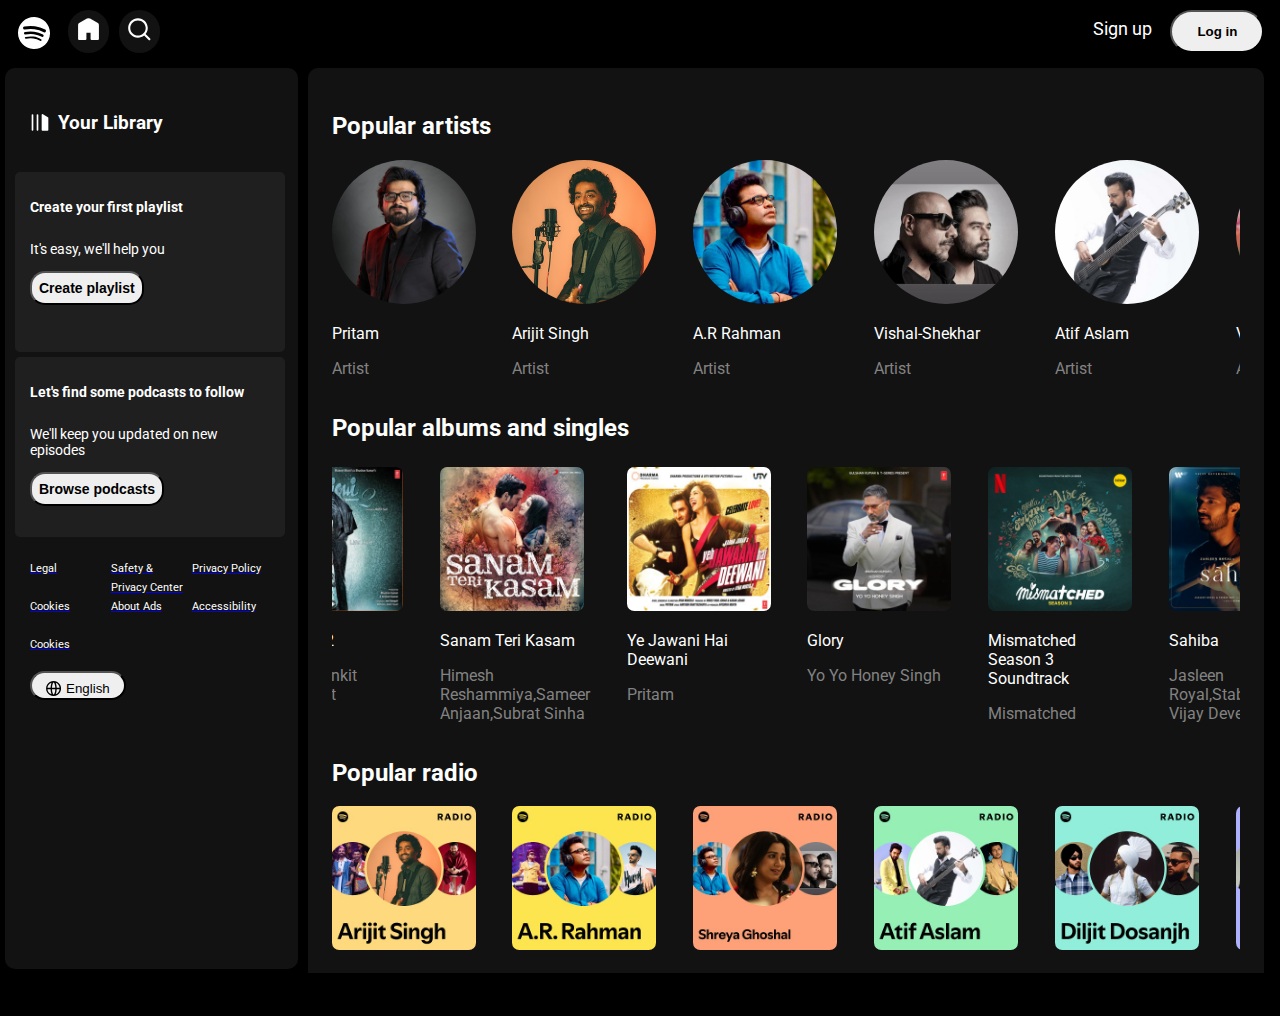
<file: html/index.html>
<!DOCTYPE html>
<html lang="en">

<head>
  <meta charset="UTF-8">
  <meta name="viewport" content="width=device-width, initial-scale=1.0">
  <title>Spotify</title>
  <link rel="stylesheet" href="/css/style.css">
  <link rel="stylesheet" href="/css/utility.css">
</head>

<body>
  <div class="body">
  <div class="navbar bg-black">
    <div class="nhome flex">
      <div class="logo padding"><img class="invert" src="/svgs/logo.svg" alt="logo"></div>
      <div class="home width padding bg-grey rounded"><img class="invert" src="/svgs/home.svg" alt="home"></div>
      <div class="search width padding bg-grey rounded"><img class="invert" src="/svgs/search.svg" alt="search"></div>
    </div>

    <div class="account flex">
      <div class="sign-up">Sign up</div>
      <button class="login">Log in</button>
    </div>
  </div>

  <div class="main flex">
    <div class="left bg-grey">
      <div class="library bg-grey p2 m2">
        <div class="heading">
          <img class="invert" src="/svgs/icon1.svg" alt="playlist">
          <h3>Your Library</h3>
        </div>
        
      </div>
      <div class="playlist bg2 p2 m2 ">
        <h2 class="font-style1">Create your first playlist</h2>
        <p class="font-style2">It's easy, we'll help you</p>
        <button>Create playlist</button>
      </div>
      <div class="podcast bg2 p2 m2 ">
        <h2 class="font-style1">Let's find some podcasts to follow</h2>
        <p class="font-style2">We'll keep you updated on new episodes</p>
        <button>Browse podcasts</button>
      </div>
      <div class="outer p2 m2">
        <div class="left-footer">
              <div class="items">
                <a href="https://www.spotify.com/in-en/legal/" id="" data-encore-id="textLink">
                  <span>Legal</span>
                </a>
              </div>
              <div class="items">
                <a href="https://www.spotify.com/in-en/safetyandprivacy/" id="" data-encore-id="textLink">
                  <span>Safety & Privacy Center</span>
                </a>
              </div>
              <div class="items">
                <a href="https://www.spotify.com/in-en/legal/privacy-policy/" id="" data-encore-id="textLink">
                  <span>Privacy Policy</span>
                </a>
              </div>
              <div class="items">
                <a href="https://www.spotify.com/in-en/legal/cookies-policy/" id="" data-encore-id="textLink">
                  <span>Cookies</span>
                </a>
              </div>
              <div>
                <a href="https://www.spotify.com/in-en/legal/privacy-policy/#s3" id="" data-encore-id="textLink">
                  <span>About Ads</span>
                </a>
              </div>
              <div class="items">
                <a href="https://www.spotify.com/in-en/accessibility/" id="" data-encore-id="textLink">
                  <span>Accessibility</span>
                </a>
              </div>
              <div class="items">
              <a href="https://www.spotify.com/legal/cookies-policy/" target="_blank" rel="noopener">
              <span>Cookies</span>
            </a>
          </div>
       </div>
          <div>
            <button class="lang-btn">
                <svg data-encore-id="icon" role="img" aria-hidden="true" viewBox="0 0 16 16">
                  <path
                    d="M8.152 16H8a8 8 0 1 1 .152 0zm-.41-14.202c-.226.273-.463.713-.677 1.323-.369 1.055-.626 2.496-.687 4.129h3.547c-.06-1.633-.318-3.074-.687-4.129-.213-.61-.45-1.05-.676-1.323-.194-.235-.326-.285-.385-.296h-.044c-.055.007-.19.052-.391.296zM4.877 7.25c.062-1.771.34-3.386.773-4.624.099-.284.208-.554.329-.806a6.507 6.507 0 0 0-4.436 5.43h3.334zm-3.334 1.5a6.507 6.507 0 0 0 4.436 5.43 7.974 7.974 0 0 1-.33-.806c-.433-1.238-.71-2.853-.772-4.624H1.543zm4.835 0c.061 1.633.318 3.074.687 4.129.214.61.451 1.05.677 1.323.202.244.336.29.391.297l.044-.001c.06-.01.19-.061.385-.296.226-.273.463-.713.676-1.323.37-1.055.626-2.496.687-4.129H6.378zm5.048 0c-.061 1.771-.339 3.386-.772 4.624-.082.235-.171.46-.268.674a6.506 6.506 0 0 0 4.071-5.298h-3.03zm3.031-1.5a6.507 6.507 0 0 0-4.071-5.298c.097.214.186.44.268.674.433 1.238.711 2.853.772 4.624h3.031z">
                  </path>
                </svg>
              English
            </button>
          </div>
        </div>
    </div>

    <div class="submain">
      <div class="right bg-grey">
       <div class="artists">
        <div class="heading1">
          <h2>Popular artists</h2>
        </div>
        <div class="artists-list">
          <div class="artist nav-item" data-section="TempSongList">  
            <img src="/images/img1.jpg" alt="img">
            <p class="font-style3">Pritam </p>
            <p class="font-style3">Artist</p>
            <div class="play">
              <svg xmlns="http://www.w3.org/2000/svg" viewBox="0 0 24 24" width="24" height="24" color="#00000" fill="none">
                <path d="M18.8906 12.846C18.5371 14.189 16.8667 15.138 13.5257 17.0361C10.296 18.8709 8.6812 19.7884 7.37983 19.4196C6.8418 19.2671 6.35159 18.9776 5.95624 18.5787C5 17.6139 5 15.7426 5 12C5 8.2574 5 6.3861 5.95624 5.42132C6.35159 5.02245 6.8418 4.73288 7.37983 4.58042C8.6812 4.21165 10.296 5.12907 13.5257 6.96393C16.8667 8.86197 18.5371 9.811 18.8906 11.154C19.0365 11.7084 19.0365 12.2916 18.8906 12.846Z" stroke="currentColor" stroke-width="1.5" stroke-linejoin="round" />
            </svg>
            </div>      
          </div>
          <div class="artist nav-item" data-section="TempSongList">
              <img src="/images/img2.jpg" alt="">
              <p class="font-style3">Arijit Singh</p>
              <p class="font-style3">Artist</p>
          </div>
          <div class="artist nav-item" data-section="TempSongList">
              <img src="/images/img3.jpg" alt="">
              <p class="font-style3">A.R Rahman</p>
              <p class="font-style3">Artist</p>
          </div>
          <div class="artist nav-item" data-section="TempSongList">
              <img src="/images/img4.jpg" alt="">
              <p class="font-style3">Vishal-Shekhar</p>
              <p class="font-style3">Artist</p>
          </div>
          <div class="artist nav-item" data-section="TempSongList">
              <img src="/images/img5.jpg" alt="">
              <p class="font-style3">Atif Aslam</p>
              <p class="font-style3">Artist</p>
          </div>
          <div class="artist nav-item" data-section="TempSongList">
              <img src="/images/img6.jpg" alt="">
              <p class="font-style3">Vishal Mishra</p>
              <p class="font-style3">Artist</p>
          </div>
        </div>
       </div>
  
       <div class="albums">
          <div class="heading2">
            <h2>Popular albums and singles</h2>
          </div>
          <div class="album-list">
            <div class="album nav-item" data-section="TempSongList">        
            <img src="/images/img7.jpg" alt="img">
              <p class="font-style3">Aashiqui 2</p>
              <p class="font-style3">Mithoon,Ankit Tiwari,Jeet Gannguli</p>
            </div>
            <div class="album nav-item" data-section="TempSongList">
                <img src="/images/img8.jpg" alt="">
                <p class="font-style3">Sanam Teri Kasam</p>
                <p class="font-style3">Himesh Reshammiya,Sameer Anjaan,Subrat Sinha
                </p>
            </div>
            <div class="album nav-item" data-section="TempSongList">
                <img src="/images/img9.jpg" alt="">
                <p class="font-style3">Ye Jawani Hai Deewani</p>
                <p class="font-style3">Pritam</p>
            </div>
            <div class="album nav-item" data-section="TempSongList">
                <img src="/images/img10.jpg" alt="">
                <p class="font-style3">Glory</p>
                <p class="font-style3">Yo Yo Honey Singh</p>
            </div>
            <div class="album nav-item" data-section="TempSongList">
                <img src="/images/img11.jpg" alt="">
                <p class="font-style3">Mismatched Season 3 Soundtrack</p>
                <p class="font-style3">Mismatched</p>
            </div>
            <div class="album nav-item" data-section="TempSongList">
                <img src="/images/img12.jpg" alt="">
                <p class="font-style3">Sahiba</p>
                <p class="font-style3">Jasleen Royal,Stabin Ben, Vijay Deverakonda</p>
            </div>
          </div>
       </div>
  
       <div class="radios">
        <div class="heading2">
          <h2>Popular radio</h2>
        </div>
        <div class="radio-list">
          <div class="radio nav-item" data-section="TempSongList">        
          <img src="/images/img13.jpg" alt="img">
            <p class="font-style3">With Sachin-Jigar, Pritam, Amit Drivedi</p>
          </div>
          <div class="radio nav-item" data-section="TempSongList">
              <img src="/images/img14.jpg" alt="">
              <p class="font-style3">With Anirudh Ravichander, Harris Jayaraj, Yuvan Shankar Raja </p>
          </div>
          <div class="radio nav-item" data-section="TempSongList">
              <img src="/images/img15.jpg" alt="">
              <p class="font-style3">With A.R. Rahman, Vishal-Shekhar, Atif Aslam </p>
          </div>
          <div class="radio nav-item" data-section="TempSongList">
              <img src="/images/img16.jpg" alt="">
              <p class="font-style3">With Sachet Tandon, Darshan Raval, A.R. Rahman </p>
          </div>
          <div class="radio nav-item" data-section="TempSongList">
              <img src="/images/img17.jpg" alt="">
              <p class="font-style3">With Shubh, Karan Aujla, AP Dhillon </p>
          </div>
          <div class="radio nav-item" data-section="TempSongList">
              <img src="/images/img18.jpg" alt="">
              <p class="font-style3">With Varinder Brar, Karan Aujla, Shubh </p>
          </div>
        </div>
       </div>
  
       <div class="charts">
        <div class="heading2">
          <h2>Featured Charts</h2>
        </div>
        <div class="charts-list">
          <div class="chart nav-item" data-section="TempSongList">        
          <img src="/images/img25.jpg" alt="img">
            <p class="font-style3">Your weekly update of the most played tracks right now</p>
          </div>
          <div class="chart nav-item" data-section="TempSongList">
              <img src="/images/img26.jpg" alt="">
              <p class="font-style3">Your weekly update of the most played tracks right now</p>
          </div>
          <div class="chart nav-item" data-section="TempSongList">
              <img src="/images/img27.jpg" alt="">
              <p class="font-style3">Your daily update of the most played tracks right now</p>
          </div>
          <div class="chart nav-item" data-section="TempSongList">
              <img src="/images/img28.jpg" alt="">
              <p class="font-style3">Your daily update of the most played tracks right now </p>
          </div>
          <div class="chart nav-item" data-section="TempSongList">
              <img src="/images/img29.jpg" alt="">
              <p class="font-style3">Your daily update of the most viral tracks right now</p>
          </div>
          <div class="chart nav-item" data-section="TempSongList">
              <img src="/images/img30.jpg" alt="">
              <p class="font-style3">Your daily update of the most viral tracks right now</p>
          </div>
        </div>
       </div>
  
       <div class="tracks">
        <div class="heading2">
          <h2>India's Best</h2>
        </div>
        <div class="tracks-list">
          <div class="track nav-item" data-section="TempSongList">        
          <img src="/images/img19.jpg" alt="img">
            <p class="font-style3">Hottest tracks from your favourite I-Pop Icons </p>
          </div>
          <div class="track nav-item" data-section="TempSongList">
              <img src="/images/img20.jpg" alt="">
              <p class="font-style3">The finest set of Telugu music from the past 10 years</p>
          </div>
          <div class="track nav-item" data-section="TempSongList">
              <img src="/images/img21.jpg" alt="">
              <p class="font-style3">Playlist
                Finest collection of Tamil Music from the past 10 years</p>
          </div>
          <div class="track nav-item" data-section="TempSongList">
              <img src="/images/img22.jpg" alt="">
              <p class="font-style3">Bollywood Central, jab baje toh seedha dil ke centre mein lage</p>
          </div>
          <div class="track nav-item" data-section="TempSongList">
              <img src="/images/img23.jpg" alt="">
              <p class="font-style3">Best of the Indian Indie scene. Cover</p>
          </div>
          <div class="track nav-item" data-section="TempSongList">
              <img src="/images/img24.jpg" alt="">
              <p class="font-style3">Ultimate 101 Punjabi Hits with Shubh</p>
          </div>
        </div>
       </div>
  
       <div class="right-footer flex">
        <div class="link">
          <div class="list">
            <ul>
              <li><strong>Company</strong></li>
              <li ><a href="https://www.spotify.com/in-en/about-us/contact/">About</a></li>
              <li><a href="https://www.lifeatspotify.com/">Jobs</a></li>
              <li><a href="https://newsroom.spotify.com/">For the Record</a></li>
            </ul>
          </div>
          <div class="list">
            <ul>
              <li><strong>Communities</strong></li>
              <li><a href="https://artists.spotify.com/">For Artists</a></li>
              <li><a href="https://developer.spotify.com/">Developers</a></li>
              <li><a href="https://ads.spotify.com/">Advertising</a></li>
              <li><a href="https://investors.spotify.com/">Investors</a></li>
              <li><a href="https://spotifyforvendors.com/">Vendors</a></li>
            </ul>
          </div>
          <div class="list">
            <ul>
              <li><strong>Useful links</strong></li>
              <li><a href="https://support.spotify.com/">Support</a></li>
              <li><a href="https://www.spotify.com/in-en/free/">Free Mobile App</a></li>
            </ul>
          </div>
          <div class="list">
            <ul>
              <li><strong>Spotify Plans</strong></li>
              <li><a href="https://www.spotify.com/in-en/premium/#ref=spotifycom_footer_premium_individual">Premium Individual</a></li>
              <li><a href="https://www.spotify.com/in-en/duo/#ref=spotifycom_footer_premium_duo">Premium Duo</a></li>
              <li><a href="https://www.spotify.com/in-en/family/#ref=spotifycom_footer_premium_family">Premium Family</a></li>
              <li><a href="https://www.spotify.com/in-en/student/#ref=spotifycom_footer_premium_student">Premium Student</a></li>
              <li><a href="https://www.spotify.com/in-en/free/#ref=spotifycom_footer_free">Spotify Free</a></li>
            </ul>
          </div>
        </div>
       <div class="social">
        <a href="https://www.instagram.com/spotify/"> <img src="/svgs/insta.svg"/></a>
        <a href="https://x.com/spotify"><img src="/svgs/twitter.svg"/></a>
        <a href="https://www.facebook.com/Spotify"><img src="/svgs/facebook.svg"/></a>
       </div>
       </div>
  
     
      </div>
    </div>
  </div>
 
</div>
 <script src="/Js/script.js"></script>
</body>

</html>
</file>
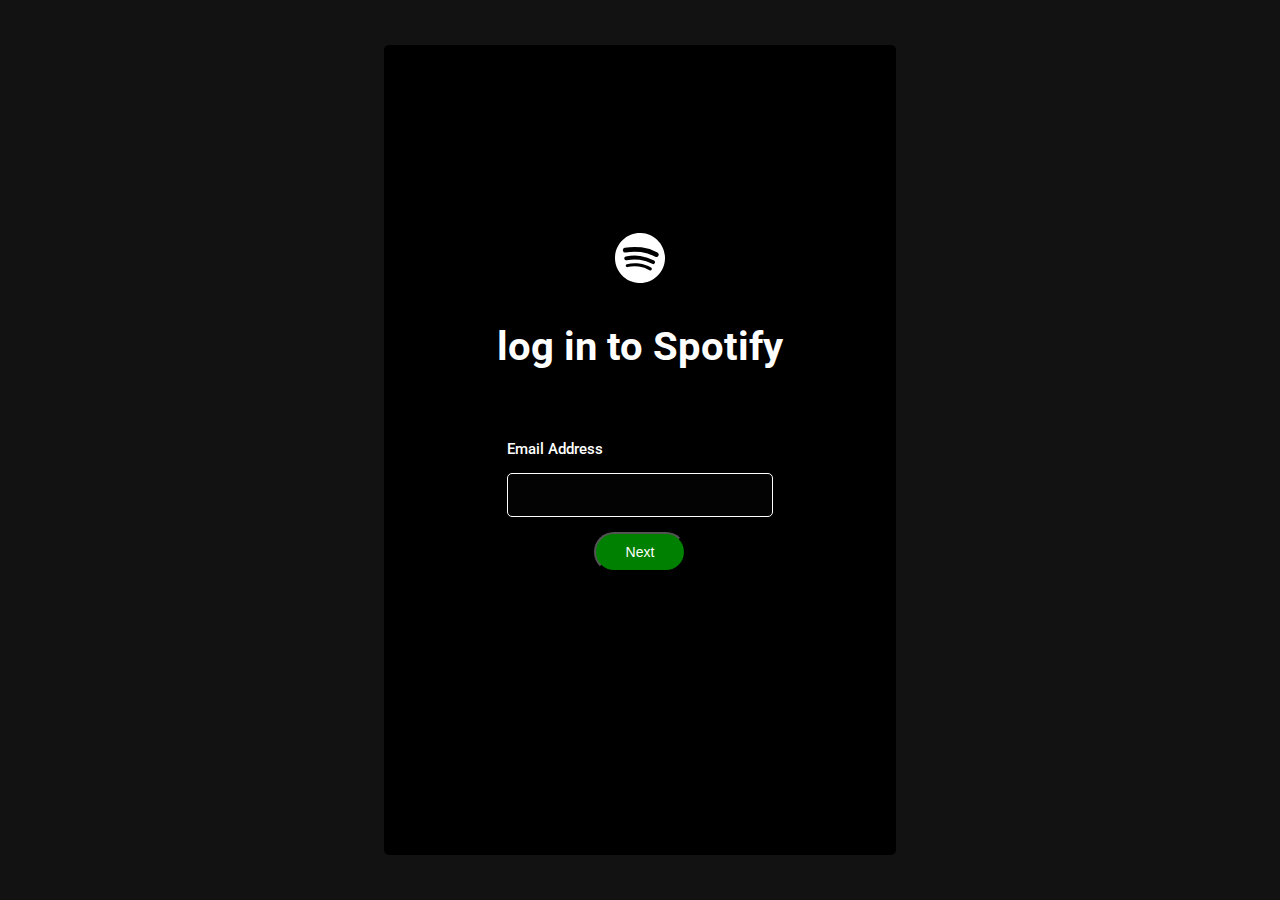
<file: html/login.html>
<!DOCTYPE html>
<html lang="en">
<head>
 <meta charset="UTF-8">
 <meta name="viewport" content="width=device-width, initial-scale=1.0">
 <title>Document</title>
 <link rel="stylesheet" href="../css/style.css">
 <link rel="stylesheet" href="../css/utility.css">
</head>
<body>
 <div class="main-container bg-grey">
  <div class="container">
   <div class="head">
   <img class="invert" src="../svgs/logo.svg">
    <p id="log"> log in to Spotify</p>
   </div>
   <div class="input">
    <div class="type">
     <p>Email Address</p>
     <input type="email">
    </div>
    <button>Next</button>
   </div>
  </div>
 </div>

 <script src="../Js/script.js"></script>
</body>
</html>
</file>
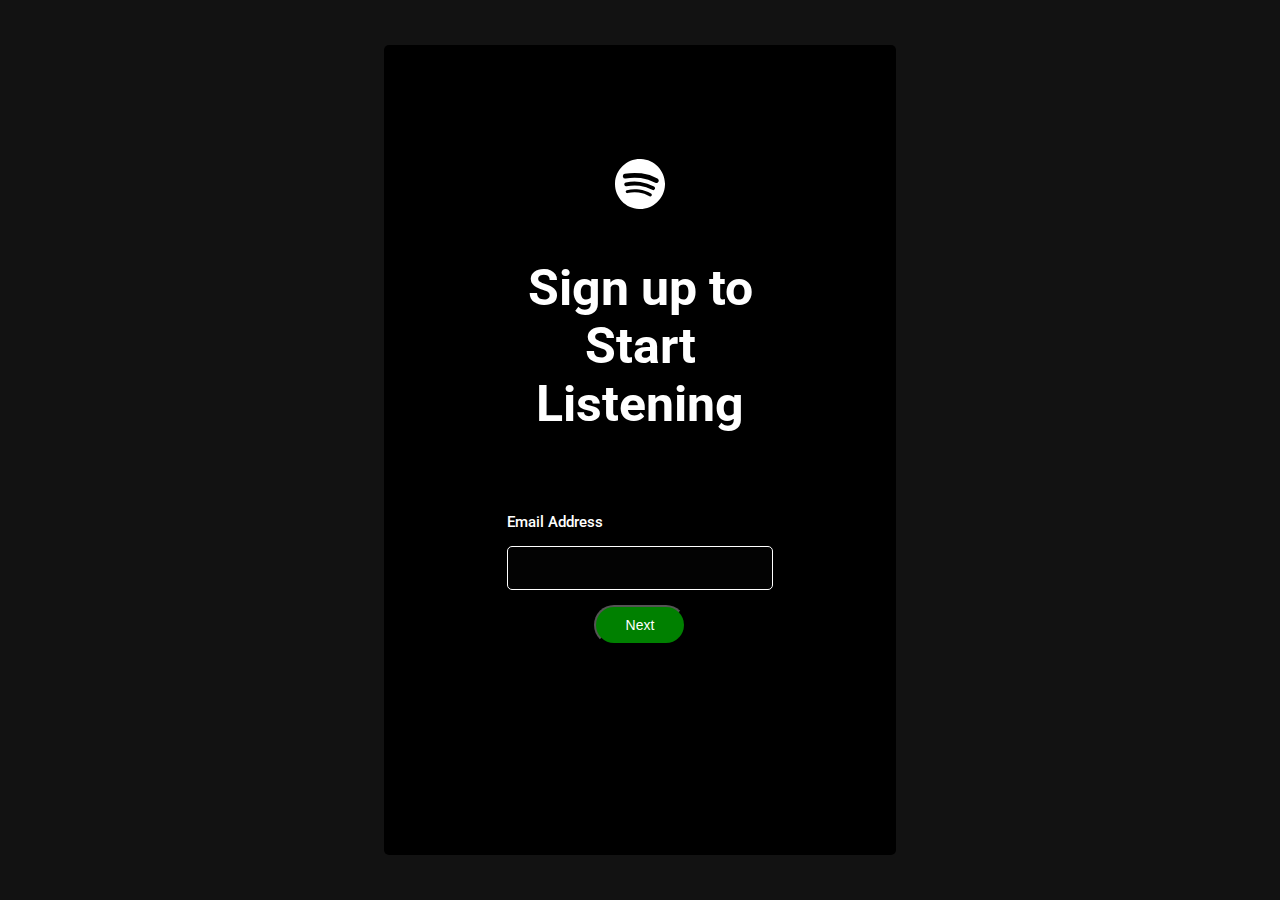
<file: html/signup.html>
<!DOCTYPE html>
<html lang="en">
<head>
 <meta charset="UTF-8">
 <meta name="viewport" content="width=device-width, initial-scale=1.0">
 <title>Document</title>
 <link rel="stylesheet" href="../css/style.css">
 <link rel="stylesheet" href="../css/utility.css">
</head>
<body>
<div class="main-container bg-grey">
 <div class="container">
  <div class="head">
  <img class="invert" src="../svgs/logo.svg">
   <p>Sign up to Start Listening</p>
  </div>
  <div class="input">
   <div class="type">
    <p>Email Address</p>
    <input type="email">
   </div>
   <button>Next</button>
  </div>
 </div>
</div>

 <script src="../Js/script.js"></script>
</body>
</html>
</file>
<file: css/style.css>
@import url('https://fonts.googleapis.com/css2?family=Martel+Sans:wght@200;300;400;600;700;800;900&family=Montserrat:ital,wght@0,100..900;1,100..900&family=Poppins:ital,wght@0,100;0,200;0,300;0,400;0,500;0,600;0,700;0,800;0,900;1,100;1,200;1,300;1,400;1,500;1,600;1,700;1,800;1,900&family=Roboto:ital,wght@0,100..900;1,100..900&display=swap');

body {
 background-color: black;
 color: white;
 font-family: "Roboto", serif;
 margin: 0;
 padding: 0;
 box-sizing: border-box;
}

html, body {
 margin: 0; 
 padding: 0; 
 overflow-x: hidden; 
 overflow-y: auto;  
 width: 100%;
 scrollbar-width: none;
}

.navbar {
 display: flex;
 justify-content: space-between;
 padding: 10px;
 width: 98vw;
}

.nhome {
 gap: 10px;
}

.logo {
 padding-right: 5px;
}

.account {
 display: flex;
 justify-content: end;
 gap: 10px;

}

.sign-up {
 padding: 8px;
 color: white;
 font-size: 18px;
 cursor: pointer;
}

.login {
 border-radius: 25px;
 padding: 5px 25px 5px 25px;
 font-weight: 600;
 cursor: pointer;
}

.main {
 display: flex;
 justify-content: space-between;
 width: 99vw;
 max-height: 100vh;
 padding: 5px;
 gap:5px;
}

.left {
 width: 29vw;
 height: 99vh;
 border-radius: 10px;
 padding: 5px;
 margin-right: 5px;
}

.right {
 width: 71vw;
 height: 100vh;
 border-radius: 10px;
 padding: 1.5em;
 overflow-x: auto;
 overflow-y: scroll;
 scrollbar-width: none;
}

.submain {
 width:100%;
 height : 100%;
 overflow-y: auto;
 scrollbar-width: none;
 position:relative;
}

.playlist {
 display: flex;
 flex-direction: column;
 align-items: start;
 border-radius: 5px;
 max-width: 85%;
 min-height: 150px;
 border-radius: 5px;
}

.playlist button {
 padding: 0.5em 0.5em 0.5em 0.5em;
 border-radius: 15px;
 font-size: 14px;
 font-weight: 700;
}

.podcast {
 display: flex;
 flex-direction: column;
 align-items: start;
 border-radius: 5px;
 max-width: 85%;
 min-height: 150px;
 border-radius: 5px;
}

.podcast button {
 padding: 0.5em 0.5em 0.5em 0.5em;
 border-radius: 15px;
 font-size: 14px;
 font-weight: 700;
}

.heading {
 display: flex;
 gap: 8px;
}

.library img {
 width: 20px;
}

.outer {
 max-width: 20vw;
 min-height: 50px;
 max-height: 100%;
}

.left-footer {
 display: grid;
 grid-template-rows: repeat(3, minmax(20px, 1fr));
 grid-template-columns: repeat(3, minmax(20px, 1fr));
}

.items {
 display: flex;
}

.left-footer span {
 color: white;
 font-size: 11px;
 font-weight: 400;
 font-style: normal;
}

.lang-btn {
 display: flex;
 gap: 5px;
 padding: 8px 14px 2px 14px;
 border-radius: 15px;
}

.lang-btn svg {
 width: 15px;
}

@media only screen and (max-width: 603px) {
.left-footer {
 display: flex;
 flex-direction: column;
 }
}

.artists-list {
 display: flex;
 gap :2.3em;
 overflow-x: auto;
 scrollbar-width: none;
 min-width: 10em;
 min-height: 10em;
 align-items: start;
 position: relative;
 cursor: pointer;
}

.artist img {
 width: 9em;
 height: 9em;
 border-radius: 50%;
 object-fit: cover;
}

.artist p:nth-child(3) {
 color:rgb(131, 130, 130);
}

.artist {
 position: relative;
}


.album-list {
 display: flex;
 justify-content: center;
 align-items: center;
 padding-top: 5px;
 gap :2.3em;
 overflow-x: auto;
 scrollbar-width: none;
 min-width: 10em;
 min-height: 10em;
 align-items: start;
 cursor: pointer;
}
.album img {
 width: 9em;
 height: 9em;
 border-radius: 5%;
 object-fit: cover;
}

.album p:nth-child(3) {
 color:rgb(131, 130, 130);
}

.radio-list {
 display: flex;
 gap :2.3em;
 overflow-x: auto;
 scrollbar-width: none;
 min-width: 10em;
 min-height: 10em;
 align-items: start;
}
.radios img {
 width: 9em;
 height: 9em;
 border-radius: 5%;
 object-fit: cover;
}

.radio p {
 color:rgb(131, 130, 130);
}

.charts-list {
 display: flex;
 gap :1em;
 overflow-x: auto;
 scrollbar-width: none;
 min-width: 10em;
 min-height: 10em;
 align-items: start;
 cursor: pointer;
}
.charts img {
 width: 9em;
 height: 9em;
 border-radius: 5%;
 object-fit: cover;
}

.chart p {
 color:rgb(131, 130, 130);
}

.tracks-list {
 display: flex;
 gap :1em;
 overflow-x: auto;
 scrollbar-width: none;
 min-width: 10em;
 min-height: 10em;
 align-items: start;
 cursor: pointer;
}
.tracks img {
 width: 9em;
 height: 9em;
 border-radius: 5%;
 object-fit: cover;
}

.track p {
 color:rgb(131, 130, 130);
}

.link {
 display: flex;
 justify-content: start;
 gap:2em;
 min-width: 70%;
 padding-top:3em;
}

.list {
 display: flex;
 flex-direction: column;
 justify-content: start;
 list-style: none;
 text-decoration: none;
}
ul li {
 list-style: none;
 text-decoration: none;
}

ul li a {
 color:rgb(131, 130, 130);
}

.social {
 padding-top: 7em;
 padding-left: 3em;
 display: flex;
 gap:1.5em;
}

.social a img {
 width:1.5em;
 filter: invert(1);
}

.play svg {
 width:120px;
 fill:black;
 position:absolute;
 background-color: rgb(7, 253, 7);
 width: 25px;
 height: 25px;
 padding:8px;
 border-radius: 50%;
 top:180px;
 /* top:100px; */
 left: 85px;
 opacity: 0;
 /* opacity: 1; */
 transition: all 1s ease-in;
}


.body {
 position: relative;
 height: 100%;
 width: 100%;
}

.playbar {
 position:fixed;
 width:70%;
 height:50px;
 margin-left: 25px;
 background-color: #1c1e1b;
 border-radius: 30px;
 bottom:0;
 z-index: 1;
}

.seekbar {
 width:96%;
 height:0.5px;
 border:1px solid white;
 border-radius: 5px;
 margin-left: 15px;
 background-color: white;
}

.circle {
 width:8px;
 height:8px;
 border-radius: 50%;
 background-color: white;
 position: relative;
 bottom:4px;
}

.songbutton {
 display: flex;
 justify-content: center;
 align-items: center;
 gap:25px;
}

.top {
 padding: 25px 10px 10px 15px;
 width:98%;
 height:20vh;
 border-radius: 10px;
}

.top {
 display: flex;
 gap: 30px;
 background-color: #1f1f1f;
}

.img img {
 width : 150px;
 height :150px;
 border-radius: 5%;
}

.text {
 padding-top: 30px;
 width : 50%;
 height : 30vh;
 font-size: 1.5em;
 font-weight: 600;
 display: flex;
 flex-direction: column;
 display: block; 
 align-items: start;
 gap:20px;

}

.row {
 display: flex;
 gap:20px;
 padding:20px;
}
.body {
 width: 100%;
 height: 100%;
 border-radius: 10px;
}

.playbtn svg {
 padding:10px;
 background-color: green;
 border-radius: 25px;
 fill:black;;
}

.followbtn button {
 padding: 7px 10px 7px 10px;
 font-size: 15px;
 font-weight: 500;
 border-radius:15px;
 background-color: black;
 border: 1px solid white;
 color:white;
 margin-top:5px ;
}

.more button {
 padding: 2px;
 font-size: 25px;
 background-color: black;
 color : white;
 border:1px black;
}

.songlist {
 display:flex;
}

.bottom {
 width:100%;
}

.songlist ul {
 padding:2px;
 height:348px;
 display:flex;
 flex-direction: column;
 gap:20px;
 overflow-y: scroll;
 scrollbar-width: none;
}

.songlist ul li {
 list-style: none;
 width:70vw;
 display: flex;
 justify-content: space-between;
 /* border:2px solid White; */
 margin-left: 20px;
 padding-left: 5px;
 border-radius: 5px;
 cursor: pointer;
}

.musicinfo{
 display:flex;
 gap:20px;
}

.musicinfo img {
 width:32px;
}

.songinfo {
 display:flex;
 padding:5px;
 align-items: center;
 gap:8px;
}

.playnow {
 display: flex;
 padding:10px;
 gap:10px;
}

.main-container {
 width:100vw;
 height: 100vh;
 display: flex;
 justify-content: center;
 align-items: center;
}

.container {
 width:40vw;
 height: 90vh;
 background-color: black;
 display: flex;
 flex-direction: column;
 justify-content: center;
 align-items: center;
 border-radius: 5px;
 gap:15px;
}

.head {
 width: 30%;
 display: flex;
 flex-direction: column;
 justify-content: center;
 align-items: center;
}

.head img {
 display: flex;
 justify-content: center;
 align-items: center;
 width: 50px;
}
.head p {
 min-width: 300px;
 text-align: center;
 font-size: 50px;
 font-weight: 700;
}

#log {
 font-size: 40px;
 font-weight: 700;
}

.input {
 width: 30%;
 height: 30%;
 display: flex;
 flex-direction: column;
 align-items: center;
 gap:15px;
}

.type input {
 width:260px;
 border-radius: 5px;
 height: 40px;
 background-color: rgb(3, 3, 3);
 font-size: 16px;
 color: rgb(218, 208, 208);
 border: 1px solid white;
}

.type p{
 text-align: start;
 font-size: 15px;
 font-weight: 500;
}

.input button {
 width:60%;
 border-radius: 20px;
 height: 40px;
 background-color: green;
 color: white;
 font-size: 14px;
 cursor: pointer;
}

@media only screen and (max-width: 975px) {
 .right-footer {
  display:flex;
  flex-direction: column;
  justify-content: start;
  align-items: start;
  gap:2px;
  }
 }

 @media only screen and (max-width: 744px) {
  .link {
   display: grid;
   width:90%;
   grid-template-rows: repeat(2, minmax( 80px, 1fr ));
   grid-template-columns: repeat(2, minmax( 80px, 1fr))
  }
  }
</file>
<file: css/utility.css>
.border {
 border: 2px solid red;
}

.flex {
 display: flex;
}

.justify-content {
 justify-content: center;
}

.align-content {
 align-items: center;
}

.width {
 width: 25px;
}

.padding {
 padding: 7px 8px 0px 8px;
}

.bg-black {
 background-color: black;
}

.bg-grey {
 background-color: #121212;
}

.invert {
 filter: invert(1);
}

.rounded {
 border-radius: 50px;
}

.bg2 {
 background-color: #1f1f1f;
}

.p2 {
 padding: 15px;
}

.m2 {
 margin: 5px;
}

.font-style1 {
 font-size: clamp(6px, 14px, 16px);
 font-weight: 700;
}

.font-style2 {
 font-size: clamp(6px, 14px, 16px);
 font-weight: 400;
}

.font-style3 {
 font-size: 16px;
 font-weight: 400;
}

.pointer-curser {
 cursor: pointer;
}
</file>
